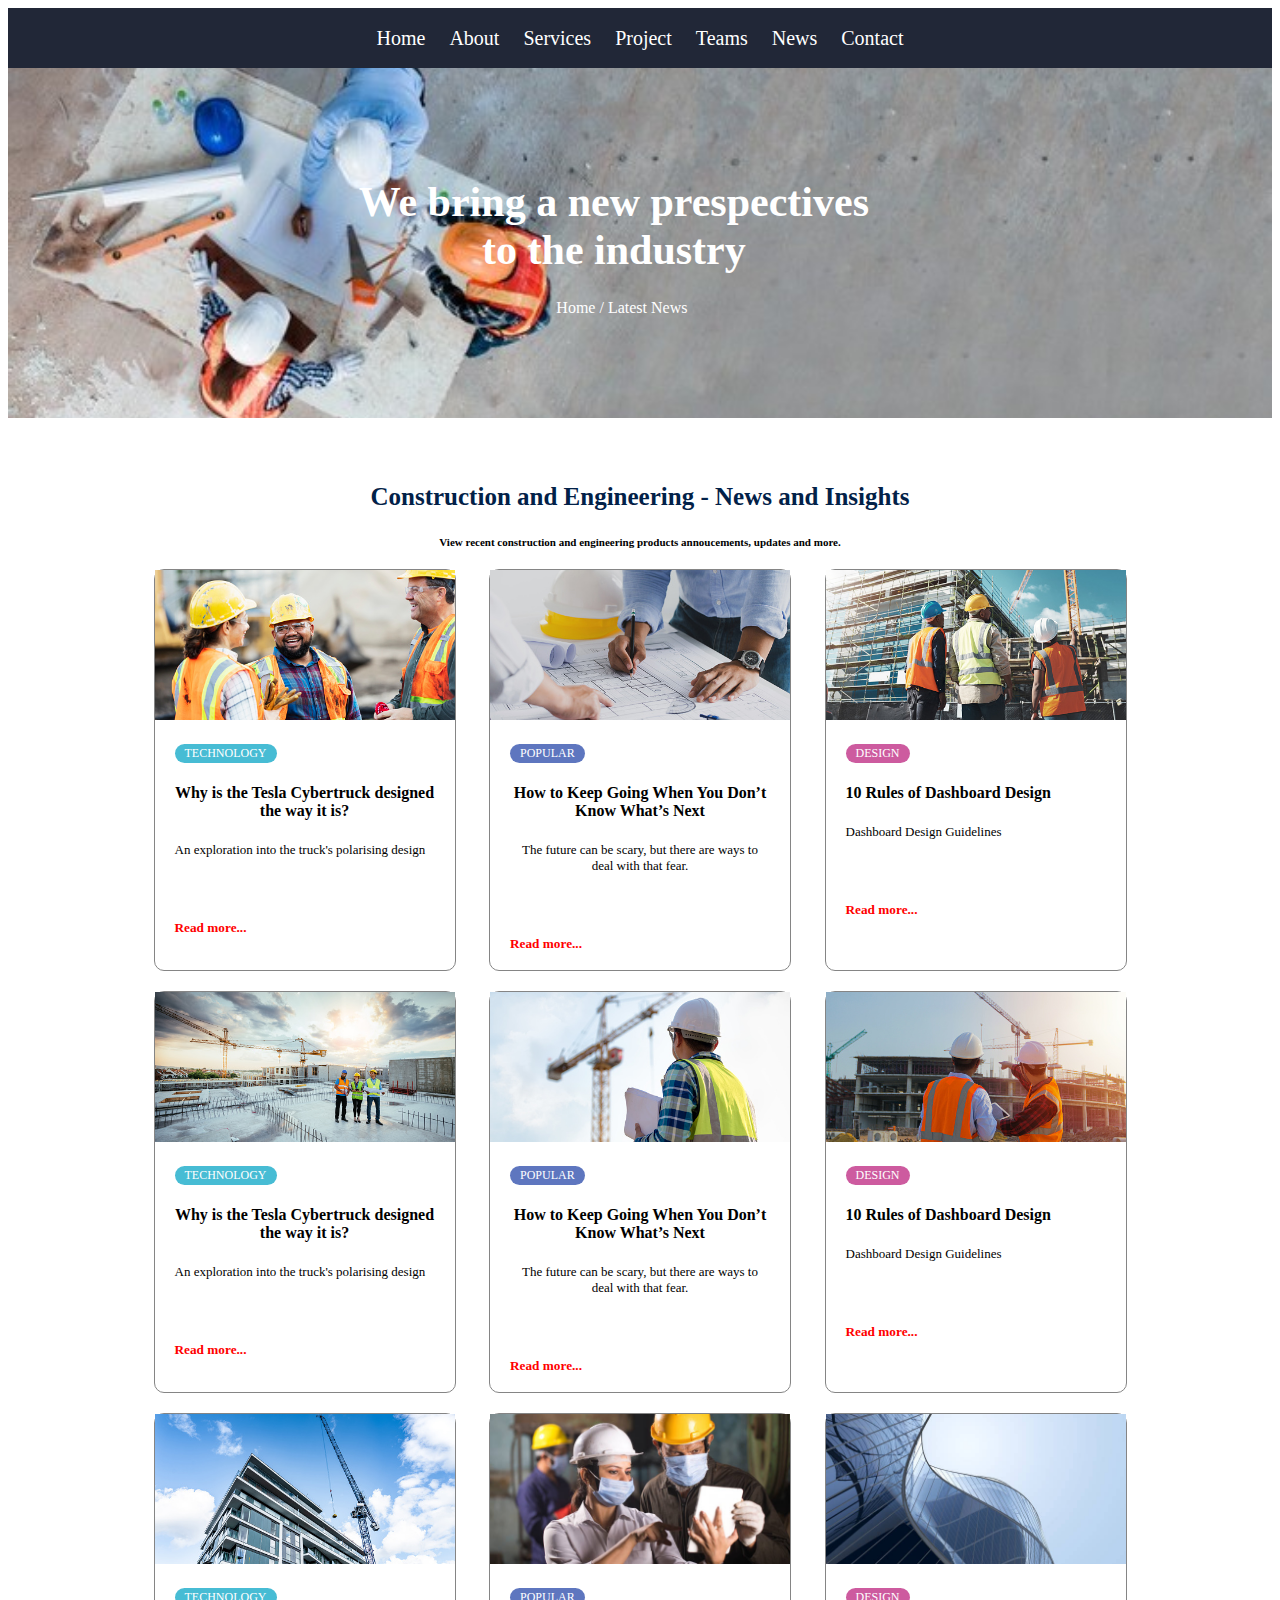
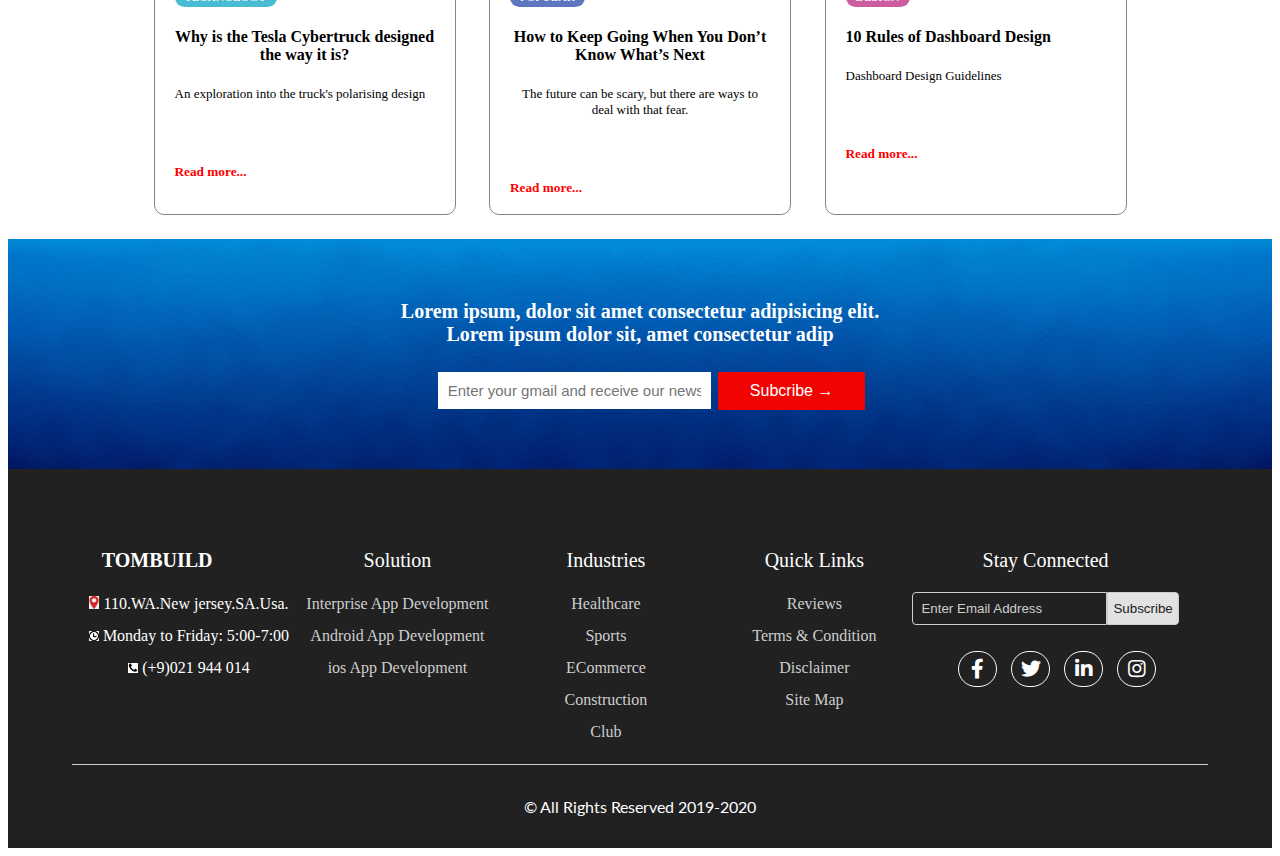
<file: Training exercise-2/index.html>
<!DOCTYPE html>
<html lang="en">
<head>
    <meta charset="UTF-8">
    <meta http-equiv="X-UA-Compatible" content="IE=edge">
    <meta name="viewport" content="width=device-width, initial-scale=1.0">
    <title>Tombuild</title>
    <link rel="stylesheet" href="css/style.css">
    <link href="https://fonts.googleapis.com/css?family=Lato|Nanum+Gothic:700|Raleway&display=swap" rel="stylesheet">
    <link href="https://cdnjs.cloudflare.com/ajax/libs/font-awesome/5.9.0/css/all.css" rel="stylesheet">
    <!-- <link rel="stylesheet" href="path/to/font-awesome/css/font-awesome.min.css"> -->
</head>
<body>
  
<div id="container">
    <nav>
        <ul>
           
            <li><a href="#">Home</a>
            <!-- First Tier Drop Down -->
            <ul>
                <li><a href="#">Themes</a></li>
                <li><a href="#">Plugins</a></li>
                <li><a href="#">Tutorials</a></li>
            </ul>        
            </li>
            <li><a href="#">About</a>
            <!-- First Tier Drop Down -->
            <ul >
                <li><a href="#" >Resources</a></li>
                <li><a href="#">Links</a></li>
                <li class="arrow"><a class="drop_link" href="#">Tutorials </a>
            	<!-- Second Tier Drop Down -->
                <ul class="dropdwn-menu">
                    <li><a href="#">HTML/CSS</a></li>
                    <li><a href="#">jQuery</a></li>
                    <li><a href="#">Other</a>
                        <!-- Third Tier Drop Down -->
                        <!-- <ul>
                            <li><a href="#">Stuff</a></li>
                            <li><a href="#">Things</a></li>
                            <li><a href="#">Other Stuff</a></li>
                            <li><a href="#">Home</a></li>
                        </ul> -->
                    </li>
                </ul>
                </li>
            </ul>
            </li>
            <li><a href="#">Services</a></li>
            <li><a href="#">Project</a></li>
            <li><a href="#">Teams</a></li>
            <li><a href="#">News</a></li>
            <li><a href="#">Contact</a></li>
        </ul>
    </nav>
    <!-- slider -->
    <div class="img-container">
        <img src="image/slider.jpg" alt="slider">
        <div class="text-block">
          <h1 class="slider-heading">We bring a new prespectives <br> to the industry</h1>
          <p class="slider-para">Home / Latest News</p>
        </div>
      </div> 
   <!-- card    -->
   <h3 class="heading">Construction and Engineering - News and Insights</h3>
   <p class="para">View recent construction and engineering products annoucements, updates and more.</p>
   <div class="container">
    <div class="card">
      <div class="card-header">
        <img src="image/1.jpg" alt="rover" />
      </div>
      <div class="card-body">
        <span class="tag tag-teal">Technology</span>
        <h4>
          Why is the Tesla Cybertruck designed the way it
          is?
        </h4>
        <p>
          An exploration into the truck's polarising design
        </p>
        <div class="user">
          <a href=""><h5>Read more...</h5></a>
             </div>
      </div>
    </div>
    <div class="card">
      <div class="card-header">
        <img src="image/2.jpg" alt="ballons" />
      </div>
      <div class="card-body">
        <span class="tag tag-purple">Popular</span>
        <h4>
          How to Keep Going When You Don’t Know What’s Next
        </h4>
        <p>
          The future can be scary, but there are ways to
          deal with that fear.
        </p>
        <div class="user">
          <a href=""><h5>Read more...</h5></a>
           </div>
      </div>
    </div>
    <div class="card">
      <div class="card-header">
        <img src="image/3.jpg" alt="city" />
      </div>
      <div class="card-body">
        <span class="tag tag-pink">Design</span>
        <h4>
          10 Rules of Dashboard Design
        </h4>
        <p>
          Dashboard Design Guidelines
        </p>
        <div class="user">
          <a href=""><h5>Read more...</h5></a>
             </div>
      </div>
 </div>
 <div class="card">
    <div class="card-header">
      <img src="image/4.jpg" alt="rover" />
    </div>
    <div class="card-body">
      <span class="tag tag-teal">Technology</span>
      <h4>
        Why is the Tesla Cybertruck designed the way it
        is?
      </h4>
      <p>
        An exploration into the truck's polarising design
      </p>
      <div class="user">
        <a href=""><h5>Read more...</h5></a>
           </div>
    </div>
  </div>
  <div class="card">
    <div class="card-header">
      <img src="image/5.jpg" alt="ballons" />
    </div>
    <div class="card-body">
      <span class="tag tag-purple">Popular</span>
      <h4>
        How to Keep Going When You Don’t Know What’s Next
      </h4>
      <p>
        The future can be scary, but there are ways to
        deal with that fear.
      </p>
      <div class="user">
        <a href=""><h5>Read more...</h5></a>
         </div>
    </div>
  </div>
  <div class="card">
    <div class="card-header">
      <img src="image/6.jpg" alt="city" />
    </div>
    <div class="card-body">
      <span class="tag tag-pink">Design</span>
      <h4>
        10 Rules of Dashboard Design
      </h4>
      <p>
        Dashboard Design Guidelines
      </p>
      <div class="user">
        <a href=""><h5>Read more...</h5></a>
           </div>
    </div>
  </div>
    <div class="card">
        <div class="card-header">
          <img src="image/7.jpg" alt="rover" />
        </div>
        <div class="card-body">
          <span class="tag tag-teal">Technology</span>
          <h4>
            Why is the Tesla Cybertruck designed the way it
            is?
          </h4>
          <p>
            An exploration into the truck's polarising design
          </p>
          <div class="user">
            <a href=""><h5>Read more...</h5></a>
               </div>
        </div>
      </div>
      <div class="card">
        <div class="card-header">
          <img src="image/8.jpg" alt="ballons" />
        </div>
        <div class="card-body">
          <span class="tag tag-purple">Popular</span>
          <h4>
            How to Keep Going When You Don’t Know What’s Next
          </h4>
          <p>
            The future can be scary, but there are ways to
            deal with that fear.
          </p>
          <div class="user">
            <a href=""><h5>Read more...</h5></a>
             </div>
        </div>
      </div>
      <div class="card">
        <div class="card-header">
          <img src="image/9.jpg" alt="city" />
        </div>
        <div class="card-body">
          <span class="tag tag-pink">Design</span>
          <h4>
            10 Rules of Dashboard Design
          </h4>
          <p>
            Dashboard Design Guidelines
          </p>
          <div class="user">
              <a href=""><h5>Read more...</h5></a>
               </div>
        </div>
</div>
   </div>
   <!-- Search -->
   <div class="footer-up">
     <img src="image/footerup.jpg" alt="">
     <h1>Lorem ipsum, dolor sit amet consectetur adipisicing elit. <br> Lorem ipsum dolor sit, amet consectetur adip</h1>
     <input type="text" placeholder="Enter your gmail and receive our news..">
     <input type="button" class="button" value="Subcribe →">
    </div>
 <!-- footer  -->
 <footer>


  <div class="row">
    <div class="col-3">                
      <div class="link-cat">
          <span class="footer-toggle"></span>
          <span class="footer-cat1">Tombuild</span>
      </div>
      <ul class="footer-cat-links1">
          <li><img src="image/location.png" alt="">  110.WA.New jersey.SA.Usa.</li>
          <li> <img src="image/time.png" alt="">  Monday to Friday: 5:00-7:00</li>
          <li> <img src="image/phone.png" alt="">  (+9)021 944 014</li>
      </ul>
  </div>
       <div class="col-3">                
           <div class="link-cat">
               <span class="footer-toggle"></span>
               <span class="footer-cat">Solution</span>
           </div>
           <ul class="footer-cat-links">
               <li><a href=""><span>Interprise App Development</span></a></li>
               <li><a href=""><span>Android App Development</span></a></li>
               <li><a href=""><span>ios App Development</span></a></li>
           </ul>
       </div>
       <div class="col-3">
           <div class="link-cat">
               <span class="footer-toggle"></span>
               <span class="footer-cat">Industries</span>
           </div>
           <ul class="footer-cat-links">
               <li><a href=""><span>Healthcare</span></a></li>
               <li><a href=""><span>Sports</span></a></li>
               <li><a href=""><span>ECommerce</span></a></li>
               <li><a href=""><span>Construction</span></a></li>
               <li><a href=""><span>Club</span></a></li>
           </ul>
       </div>
       <div class="col-3">
           <div class="link-cat">
               <span class="footer-toggle"></span>
               <span class="footer-cat">Quick Links</span>
           </div>
           <ul class="footer-cat-links">
               <li><a href=""><span>Reviews</span></a></li>
               <li><a href=""><span>Terms & Condition</span></a></li>
               <li><a href=""><span>Disclaimer</span></a></li>
               <li><a href=""><span>Site Map</span></a></li>
           </ul>
       </div>
       <div class="col-3" id="newsletter">
           <span>Stay Connected</span>
           <form id="subscribe">
               <input type="email" id="subscriber-email" placeholder="Enter Email Address"/>
               <input type="submit" value="Subscribe" id="btn-scribe"/>
           </form>
       </div>
       <div class="social-links social-1 col-6">
           <a href=""><i class="fab fa-facebook-f"></i></a>
           <a href=""><i class="fab fa-twitter"></i></a>
           <a href=""><i class="fab fa-linkedin-in"></i></a>
           <a href=""><i class="fab fa-instagram"></i></a>
       </div>
  </div>
  <div id="copyright">
      &copy; All Rights Reserved 2019-2020
  </div>
</footer>

    <script src="https://ajax.googleapis.com/ajax/libs/jquery/3.4.1/jquery.min.js"></script>
</body>
</html>
</file>
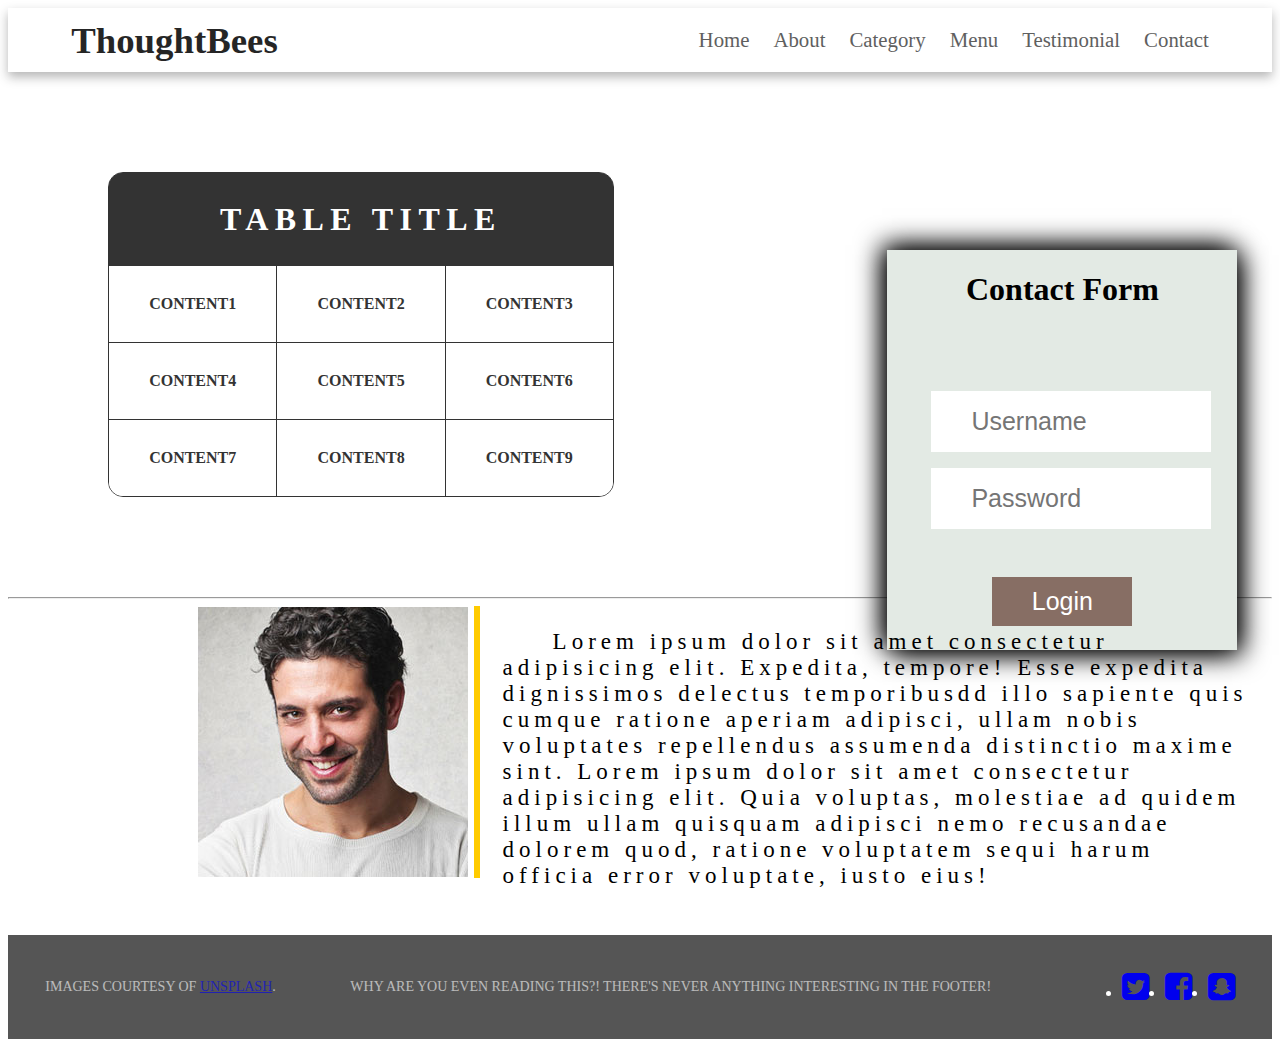
<file: Training exercise/index.html>
<!DOCTYPE html>
<html lang="en">
<head>
    <meta charset="UTF-8">
    <meta http-equiv="X-UA-Compatible" content="IE=edge">
    <meta name="viewport" content="width=device-width, initial-scale=1.0">
    <title>Document</title>
    <link href="https://fonts.googleapis.com/css?family=Amatic+SC|Raleway" rel="stylesheet">
  <link rel="stylesheet" href="https://maxcdn.bootstrapcdn.com/font-awesome/4.7.0/css/font-awesome.min.css">
    <link rel="stylesheet" href="css/main.css">
</head>
<body>
    <div class="navbar">
        <div class="navbar-container container">
            <input type="checkbox" name="" id="">
            <div class="hamburger-lines">
                <span class="line line1"></span>
                <span class="line line2"></span>
                <span class="line line3"></span>
            </div>
            <ul class="menu-items">
                <li><a href="#">Home</a></li>
                <li><a href="#">About</a></li>
                <li><a href="#">Category</a></li>
                <li><a href="#">Menu</a></li>
                <li><a href="#">Testimonial</a></li>
                <li><a href="#">Contact</a></li>
            </ul>
            <h1 class="logo">ThoughtBees</h1>
        </div>
    </div>
    <!-- form -->
    
    <div id="container" align="center">
        <h1 class="form-heading">Contact Form</h1>
        <form name="login">
          <input type="text" placeholder="Username" name="userid"  required>
          <input   type="password" placeholder="Password" name="pswrd"  required>
          <input type="button" onclick="check(this.form)" value="Login"></button>
          
        </form>
      </div>
        
       </div>
<!-- Table -->
<table class="table">
    <thead>
      <tr>
        <th colspan="3">TABLE TITLE</th>
      </tr> 
    </thead>
    <tbody>
      <tr>
        <td>CONTENT1</td>
        <td>CONTENT2</td>
        <td>CONTENT3</td>
      </tr>
      <tr>
        <td>CONTENT4</td>
        <td>CONTENT5</td>
        <td>CONTENT6</td>
      </tr> 
      <tr>
        <td>CONTENT7</td>
        <td>CONTENT8</td>
        <td>CONTENT9</td>
      </tr> 
    </tbody>
  </table>

    </Table>
    
    <hr>
    
    <!-- About -->
   <div class="image-left">
     <img src="Images/team-3.jpg" alt="">
     <div class="vl">
       <p class="para">Lorem ipsum dolor sit amet consectetur adipisicing elit. Expedita, tempore! Esse expedita dignissimos delectus temporibusdd illo sapiente quis cumque ratione aperiam adipisci, ullam nobis voluptates repellendus assumenda distinctio maxime sint.
         Lorem ipsum dolor sit amet consectetur adipisicing elit. Quia voluptas, molestiae ad quidem illum ullam quisquam adipisci nemo recusandae dolorem quod, ratione voluptatem sequi harum officia error voluptate, iusto eius!
       </p>
     </div>
   </div>
   <br><br><br>
    <!-- footer -->
    <footer>
      <p>Images courtesy of <a href="#">unsplash</a>.</p>
      <p>Why are you even reading this?! There's never anything interesting in the footer!</p>
      <ul>
        <li><a href="#"><i class="fa fa-twitter-square fa-2x"></i></a></li>
        <li><a href="#"><i class="fa fa-facebook-square fa-2x"></i></a></li>
        <li><a href="#"><i class="fa fa-snapchat-square fa-2x"></i></a></li>
      </ul>
    </footer>
    <script src="javascript/form.js"></script>
</body>
</html>
</file>
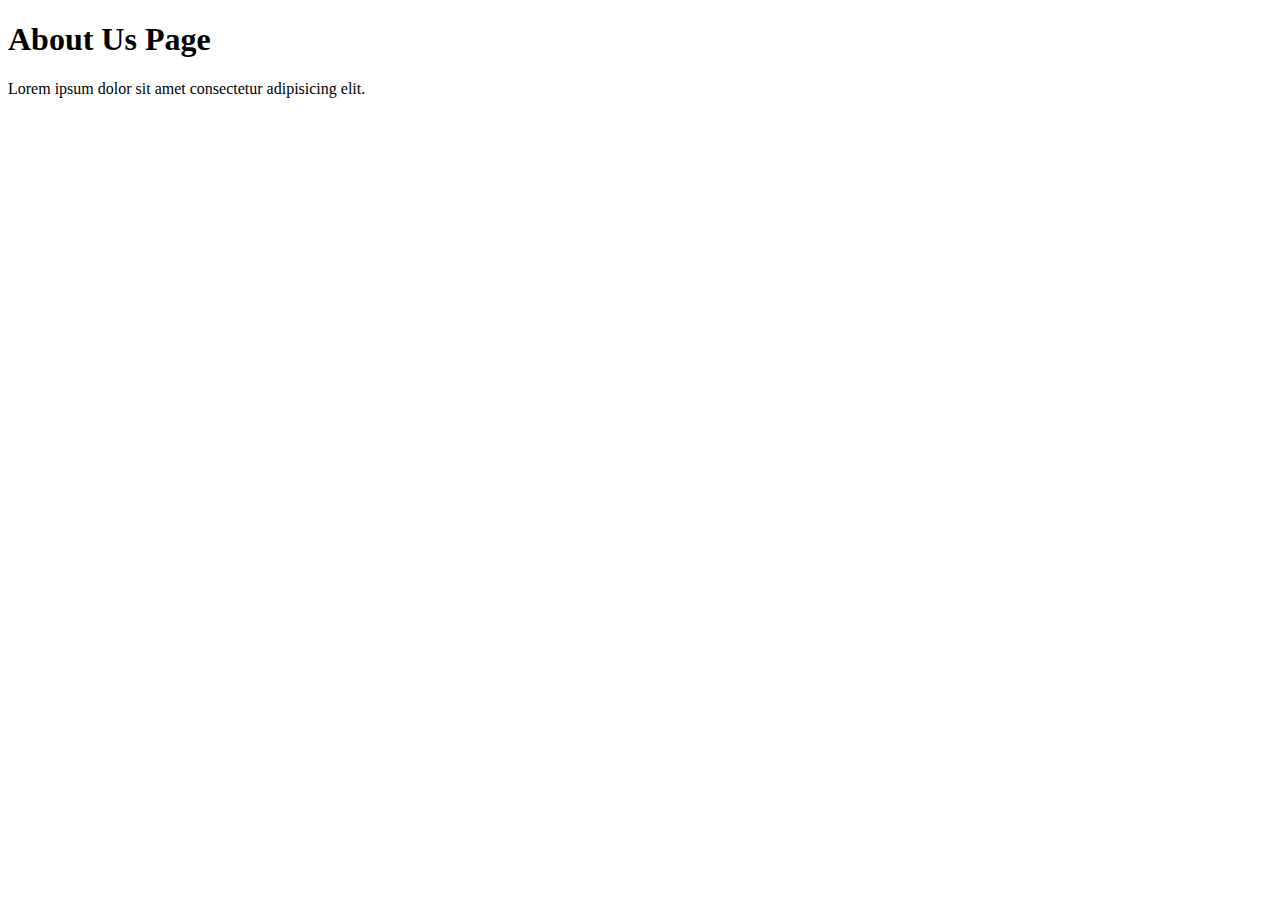
<file: Training exercise/about.html>
<!DOCTYPE html>
<html lang="en">
<head>
    <meta charset="UTF-8">
    <meta http-equiv="X-UA-Compatible" content="IE=edge">
    <meta name="viewport" content="width=device-width, initial-scale=1.0">
    <title>Document</title>
</head>
<body>
    <div>
        <h1>About Us Page</h1>
        <p>Lorem ipsum dolor sit amet consectetur adipisicing elit. </p>
    </div>
</body>
</html>
</file>
<file: Training exercise-2/css/style.css>
#container {
    text-align: center;
}
nav {
	margin: 0px 0;
	background-color: #212737;
    position: relative; 
    z-index: 100;
}
nav ul {
	padding: 0;
    margin: 0;
	list-style: none;
	position: relative;
}
nav ul li {
	display:inline-block;
	background-color: #212737;
  position: relative;
	}
nav a {
	display:block;
	padding:0 10px;	
	color:#FFF;
	font-size:20px;
	line-height: 60px;
	text-decoration:none;
}
nav a:hover { 
	background-color: #000000; 
}
/* Hide Dropdowns by Default */
nav ul ul {
	display: none;
	position: absolute; 
	top: 60px; /* the height of the main nav */
}
	
/* Display Dropdowns on Hover */
nav ul li:hover > ul {
	display:inherit;
  
}
/* Fisrt Tier Dropdown */
nav ul ul li {
	width:170px;
	float:none;
	display:list-item;
	position: relative;
}

/* Second, Third and more Tiers	*/
nav ul ul ul li {
	position: relative;
	top:-60px; 
	left:170px;
}
/* Change this in order to change the Dropdown symbol */
nav ul ul li.arrow a.drop_link:after { 
  content:  '  ↓';
  position: absolute;
  right: 20px;
  transform:rotate(270deg) ;
}


nav ul ul li.arrow a.drop_link {
  position: relative;
}

/* Slider */
.img-container {
    max-width: 100%;
    height: auto;
    position: relative;
    /* left: 1px; */
    /* top: -40px; */
    float: left;
    height: 350px;
    width: 100%;
  }
  .img-container img{
    width: 100%;
    height: 100%;
    object-fit: cover;
    opacity: 2;
  }
  .slider-heading{
    text-align: center;
    font-size: 42px;
  }
  .slider-para{
    margin: -3px 4px 20px 20px
  }
  
  /* Bottom right text */
  .text-block {
    position: absolute;
    bottom: 20px;
    right: 100px;
    color: white;
    padding-left: 25px;
    padding-right: 303px;
    top: 82px;
   
}
.heading{
      color:#022148;
      font-size: 25px;
      margin-top: 415px;
  }
  .para{
      text-align: center;
      font-weight: bold;
      font-size: 11px;
  }
  

.container {
  display: flex;
  width: 1020px;
  justify-content: space-evenly;
  flex-wrap: wrap;
  margin: 10px auto;
    
  }
  .card {
    margin: 10px;
    background-color: #fff;
    border-radius: 10px;
    border: 1px solid #858585;
    /* overflow: hidden; */
    width: 300px;
    max-height: 400px;
    transition: box-shadowcubic-bezier(1, 0, 0, 1);
    border-radius:10px;
    transition: 0.3s;
    -webkit-transition: 0.3s;
  }
  .card:hover{
    box-shadow: 0 2px 20px rgba(0, 0, 0, 0.2);
    transition: 0.3s;
    -webkit-transition: 0.3s;
  }
  .card-header img {
    width: 100%;
    height: 150px;
    object-fit: cover;
  }
  .card-body {
    display: flex;
    flex-direction: column;
    justify-content: center;
    align-items: flex-start;
    padding: 20px;
    min-height: 130px;
  }
  
  .tag {
    background: #cccccc;
    border-radius: 50px;
    font-size: 12px;
    margin: 0;
    color: #fff;
    padding: 2px 10px;
    text-transform: uppercase;
    cursor: pointer;
  }
  .tag-teal {
    background-color: #47bcd4;
  }
  .tag-purple {
    background-color: #5e76bf;
  }
  .tag-pink {
    background-color: #cd5b9f;
  }
  
  .card-body p {
    font-size: 13px;
    margin: 0 0 40px;
  }
  .user a{
    display: flex;
    margin-top: auto;
    color: red;
    text-decoration: none;
  }
  .footer-up{
      position: relative;
      text-align: center;
      bottom: -4px;
  }
  
  .footer-up img{
    width: 100%;
    height: 230px;
  }
  .footer-up h1{
  position: absolute;
  top: 30%;
  left: 50%;
  transform: translate(-50%, -50%);
  font-size: 20px;
  color: white;
  }
  .footer-up input[type=text]{
    position: absolute;
    padding: 10px;
    border: none;
    top: 57%;
    left: 34%;
    font-size: 15px;
    background-color: #FFF;
    color: #fff;
    width: 20%;
    border-color: #FFF;
 }
.button{
  position: absolute;
  background-color: #F10301;
  top: 55%;
  left: 56%;
  border: none;
  color: white;
  padding: 10px 32px;
  text-align: center;
  text-decoration: none;
  display: inline-block;
  font-size: 16px;
  margin: 4px 2px;
  cursor: pointer;
}

footer {
  background-color: #212121;
  padding: 3em 4em 2em;
}

  footer .logo {
      color:#fff;
      font-size: 28px;
      margin-left: -75%;
  }

  footer .row {
      margin: 2em 0;
      color: #fff;
      position: relative;
      border-bottom: 1px solid #cecece;
  }
  .footer-cat1{
    text-transform: uppercase;
    font-weight: bold;
    margin-left: -28%;
    font-size: 20px;
  }
  .footer-toggle {
      display: none;
  }

  .link-cat {
      cursor:pointer;
  }
  
  footer ul {
      padding:0;
      -webkit-transition: all .3s ease-in-out;
      transition: all .3s ease-in-out;        
  }

      footer ul li {
          list-style-type: none;
          padding:0;            
          -webkit-transition: all .5s ease-in-out;            
          transition: all .5s ease-in-out;
          line-height: 2;            
      }  

      footer .footer-cat, #newsletter span {
          font-size: 20px;
      }
      .footer-cat-links{
        font-family:'Times New Roman', Times, serif;
      }
.footer-cat-links1 img{
  width: 10px;
 }
      .footer-cat-links a {
          color: #cecece;
          text-decoration: none;
          position: relative;
      }

      .footer-cat-links.active > li a {
          pointer-events: auto;
      }

      .footer-cat-links a:after {
          top: 21px;
          content: "";
          display: block;
          height: 2px;
          left: 50%;
          position: absolute;
          width: 0;
          background: #fff;
          
          -webkit-transition: width 0.3s ease 0s, left 0.3s ease 0s;
          transition: width 0.3s ease 0s, left 0.3s ease 0s;
      }

      .footer-cat-links a:hover:after, .footer-cat-links a:focus:after {
          width: 100%;
          left: 0;
      }

      footer #subscribe {
          margin: 20px 0px 30px;
      }

      input#subscriber-email {
          outline: none;
          padding: 8px;
          background: #212121;
          border: 1px solid #cecece;
          color: #cecece;
          border-radius: 4px 0px 0px 4px;
      }

      input#subscriber-email::-webkit-input-placeholder {
          color:rgb(202, 196, 196);
      }

      input#subscriber-email:-ms-input-placeholder {
          color:#cecece;
      }

      input#subscriber-email::-ms-input-placeholder {
          color:#cecece;
      }

      input#subscriber-email::placeholder {
          color:#cecece;
      }

  .col-3 {
      display: inline-table;
      width:20%;
      margin-left: -2%;
  }

  .col-3#newsletter {
      width:24%;
    
  }

  .col-3#newsletter #btn-scribe {
      margin-left: -4px;
      border: 1px solid #cecece;
      border-radius: 0px 4px 4px 0;
      padding: 8px 5px;
      background-color: #e2e2e2;
      color: #212121;
      cursor: pointer;
  }

  .social-2 {
      display: none;
  }

  .social-links {
    bottom: 80px;
    position: absolute;
    left: 78%;
  }
  
      .social-links a {
          color: #fff;
          font-size: 20px;
          border: 1px solid;
          border-radius: 20px;
          padding: 6px;

          -webkit-transition:all .2s ease-in;
          transition:all .2s ease-in;
      }

      .social-links a:not(:last-child) {
          margin-right: 10px;
      }

      .social-links a:hover, .social-links a:focus {
          background-color: #212121;
      }

          .social-links a i {
              width: 25px;
              height: 25px;
              text-align:center;
          }

          #newsletter #address li:not(:first-child) {
              padding: 20px 0;
          }
      
              #newsletter #address li i {
                  font-size: 45px;
                  width: auto;
                  padding: 5px;
              }

                  #newsletter #address li div {
                      color: #cecece;
                      font-size: 14px;
                      width: 80%;
                      text-align: left;
                      float: right;
                      line-height: 1.3;
                  }

  #copyright {
      text-align: center;
      color:#fff;
      font-family: lato;
  }
</file>
<file: Training exercise/css/main.css>
.navbar input[type="checkbox"],
.navbar .hamburger-lines{
    display: none;
}

.container{
    max-width: 1200px;
    width: 90%;
    margin: auto;
}

.navbar{
    box-shadow: 0px 5px 10px 0px #aaa;
    /* position: fixed; */
    width: 100%;
    background: #fff;
    color: #000;
    opacity: 0.85;
    overflow: hidden;
    /* z-index: 100; */
}

.navbar-container{
    display: flex;
    justify-content: space-between;
    height: 64px;
    align-items: center;
}

.menu-items{
    order: 2;
    display: flex;
}
.logo{
    order: 1;
    font-size: 2.3rem;
}

.menu-items li{
    list-style: none;
    margin-left: 1.5rem;
    font-size: 1.3rem;
}

.navbar a{
    color: #444;
    text-decoration: none;
    font-weight: 500;
    transition: color 0.3s ease-in-out;
}

.navbar a:hover{
    color: #117964;
}

#container {
    /* margin-top: 11%; */
  
    margin-left: 33%;
    background-color: #e3eae4;
    height: 400px;
    width: 350px;
    position: absolute;
    left: 50%;
    top: 50%;
    transform: translate(-50%, -50%);
    transition: box-shadow 1s;
    box-shadow: -5px -5px 25px black, 5px 5px 25px black;
  }
  
  #container:hover {
    box-shadow: -15px -15px 25px black, 15px 15px 25px black;
  }
  
  form {
    margin-top: 75px;
  }
  
  input[type=text] {
    width: 80%;
    padding: 16px 40px;
    margin: 8px 0;
    box-sizing: border-box;
    border: none;
    background-color: #fff;
    color: black;
    font-size: 25px;
    margin-left: 18px;
  }
  input[type=password] {
    width: 80%;
    padding: 16px 40px;
    margin: 8px 0;
    box-sizing: border-box;
    border: none;
    background-color: #fff;
    color: black;
    font-size: 25px;
    margin-left: 18px;
  }
 input[type=button]{
    background-color: #876e64;
    width: 40%;
    border: none;
    color: white;
    padding: 10px 0;
    margin-top: 40px;
    cursor: pointer;
    font-size: 25px;
  }
  
  input[type=button]:hover {
    filter: brightness(110%)
  }
  table {
    width: 40%;
    margin: 100px;
    font-size: 1rem;
    color: #333;
    font-weight: 700;
    border: 1px solid #333;
    background-color: #fff;
    text-align: center;
    border-collapse: separate;
    border-spacing: 0;
    border-radius: 15px;
    overflow: hidden;
}
table td, table th {
    padding: 0.5em;
    height: 60px;
    vertical-align: middle;
    border-right: 1px solid #333;
    border-bottom: 1px solid #333;
}
table td:last-child, table th:last-child {
    border-right: none;
}
table th {
    background: #333;
}
table td {
    background: #fff;
}
table thead {
    background-color: #333;
}
table thead th {
    color: #fff;
    font-size: 2rem;
    letter-spacing: 0.2em;
}
table tbody tr:last-child td, table tbody tr:last-child th {
    border-bottom: none;
}

.image-left img{
  margin-right: 1em;
  margin-left: 15%;
}
.image-left img:hover{
  box-shadow: 0 0 11px #333;
}
 img{
  max-width: 100%;
 }
.image-left::after{
  
		content: "";
  	display: block;
		clear: both;
}
.vl{
  border-left: 6px solid #FFCB00;
  height: 272px;
  position: absolute;
  left: 37%;
  margin-left: 0px;
  top: 606px;
}   
.para{
  text-align: left;
  text-indent: 50px;
  letter-spacing: 5px;
  margin-left: 3%;
  font-size: 23px;
  margin: 23px;
}
 

footer {
	display: flex;
	align-items: center;
	justify-content: space-around;
	background-color: #555;
	color: #fff;
	padding: 20px 0;
}

footer ul {
	display: flex;
}

footer ul li {
	margin-left: 16px;
}

footer p {
	text-transform: uppercase;
	font-size: 14px;
	opacity: 0.6;
	align-self: center;
}

@media (max-width: 1100px) {
	footer {
		flex-direction: column;
	}

	footer p {
		text-align: center;
		margin-bottom: 20px;
	}

	footer ul li {
		margin: 0 8px;
	}
}
</file>
